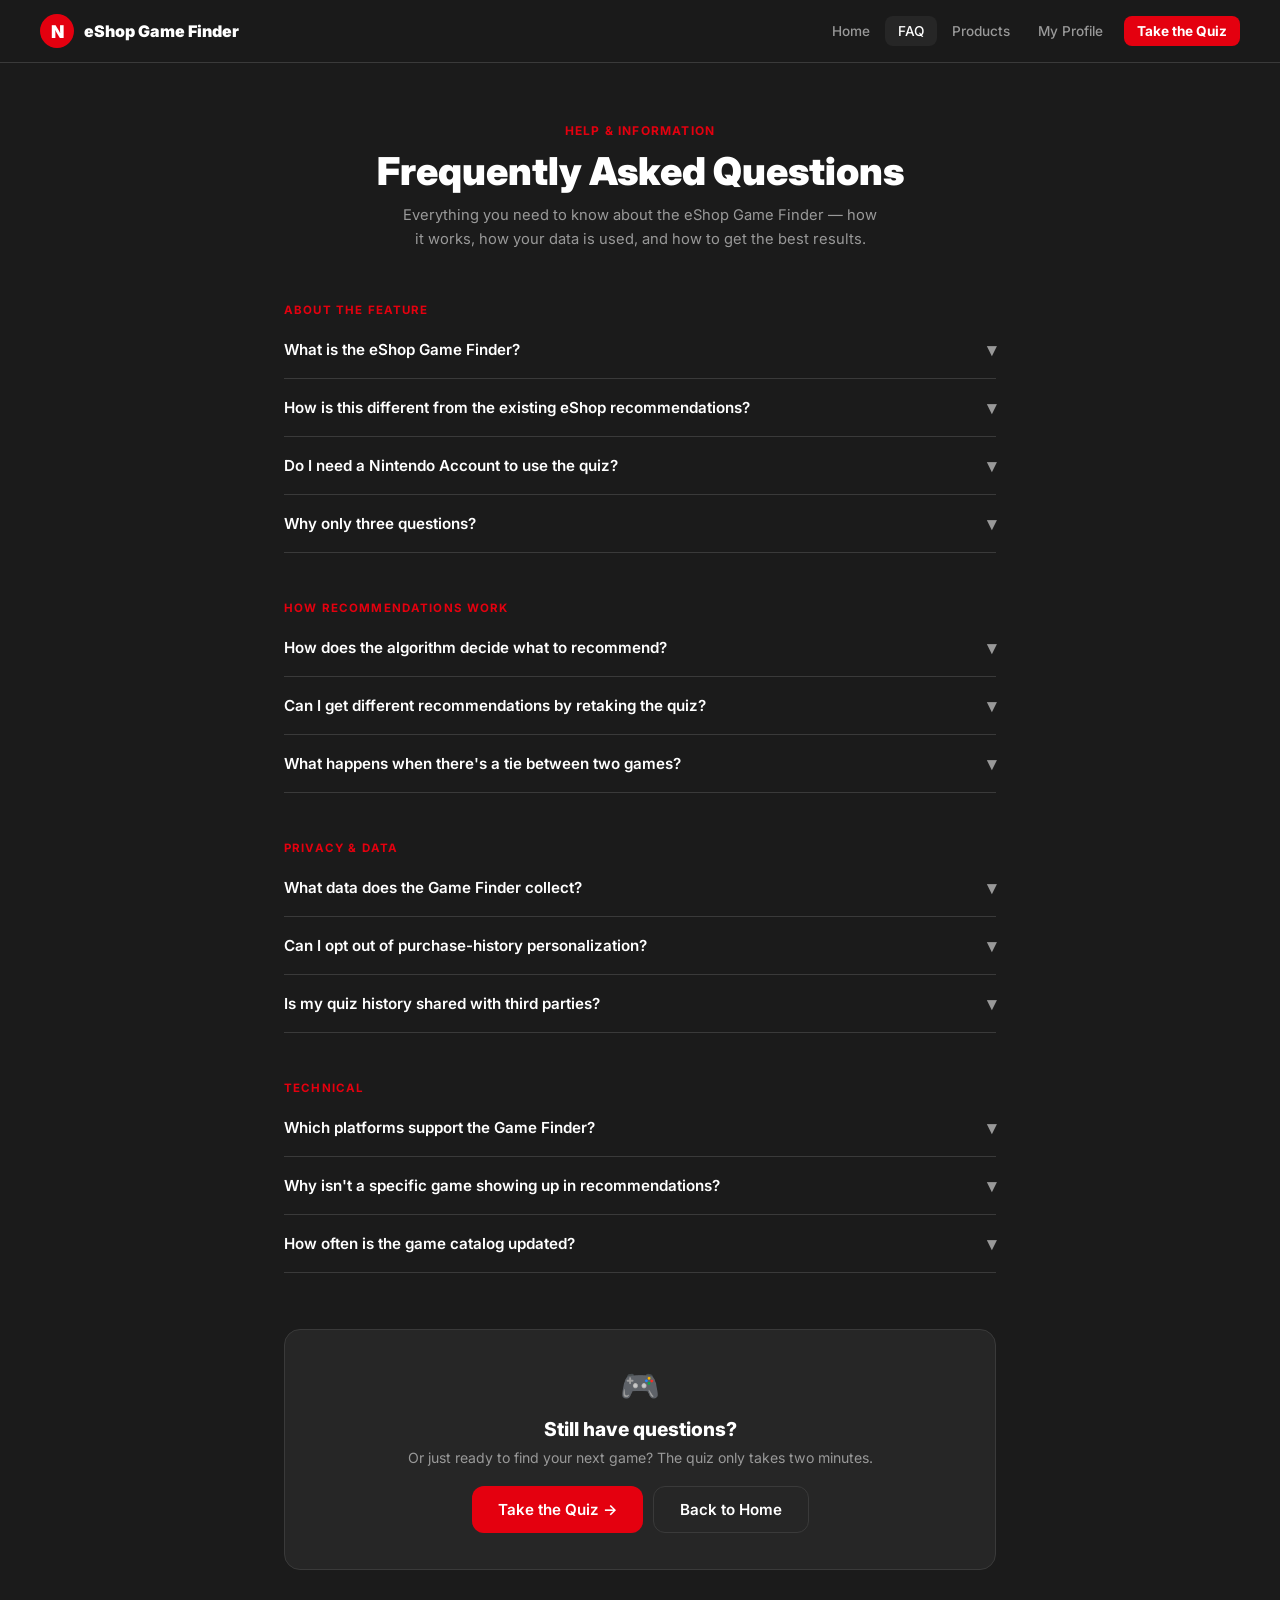
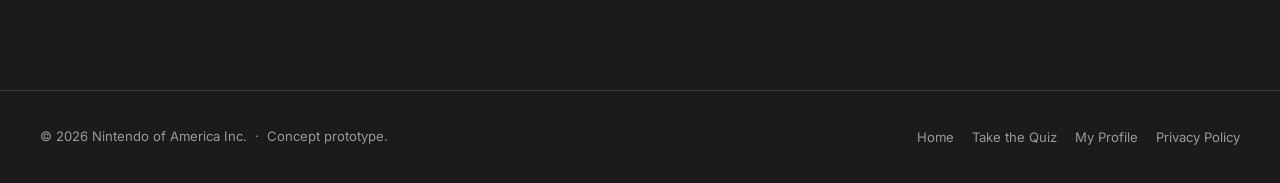
<file: faq.html>
<!DOCTYPE html>
<html lang="en">
<head>
  <meta charset="UTF-8">
  <meta name="viewport" content="width=device-width, initial-scale=1.0">
  <title>FAQ — Nintendo eShop Game Finder</title>
  <link rel="stylesheet" href="styles.css">
</head>
<body>

<nav class="nav">
  <div class="nav-inner">
    <a href="index.html" class="nav-logo">
      <div class="logo-mark">N</div>
      eShop Game Finder
    </a>
    <div class="nav-links">
      <a href="index.html" class="nav-link">Home</a>
      <a href="faq.html" class="nav-link active">FAQ</a>
      <a href="other-products.html" class="nav-link">Products</a>
      <a href="profile.html" class="nav-link">My Profile</a>
      <a href="quiz.html" class="nav-link quiz-cta">Take the Quiz</a>
    </div>
  </div>
</nav>

<div class="faq-wrap">

  <div style="text-align:center; margin-bottom:52px;">
    <div class="section-label" style="text-align:center">Help &amp; Information</div>
    <h1 style="font-size:clamp(1.6rem,4vw,2.4rem); font-weight:900; margin-bottom:10px;">Frequently Asked Questions</h1>
    <p style="color:var(--text-muted); font-size:0.92rem; max-width:480px; margin:0 auto; line-height:1.6;">Everything you need to know about the eShop Game Finder — how it works, how your data is used, and how to get the best results.</p>
  </div>

  <!-- ABOUT THE FEATURE -->
  <div class="faq-category-label">About the Feature</div>

  <div class="faq-item">
    <button class="faq-q" onclick="toggle(this)">
      What is the eShop Game Finder?
      <span class="faq-chevron">▾</span>
    </button>
    <div class="faq-a">
      <p>The eShop Game Finder is a new personalized recommendation feature built directly into Nintendo's eShop. It combines a short three-question quiz about your gaming preferences with your existing purchase history to surface Switch games you're most likely to enjoy.</p>
      <p>Think of it as a smart assistant for the eShop — instead of browsing thousands of titles, you get a curated shortlist tailored specifically to you.</p>
    </div>
  </div>

  <div class="faq-item">
    <button class="faq-q" onclick="toggle(this)">
      How is this different from the existing eShop recommendations?
      <span class="faq-chevron">▾</span>
    </button>
    <div class="faq-a">
      <p>The current eShop shows general "recommended for you" sections based on sales trends and broad categories. The Game Finder goes further by capturing your <em>active</em> preferences through the quiz — your taste for intensity, social play, and storytelling — and blending that with your personal library history.</p>
      <p>The result is a recommendation that understands not just what you've bought, but what you actually want to play next.</p>
    </div>
  </div>

  <div class="faq-item">
    <button class="faq-q" onclick="toggle(this)">
      Do I need a Nintendo Account to use the quiz?
      <span class="faq-chevron">▾</span>
    </button>
    <div class="faq-a">
      <p>No! You can take the quiz and see recommendations without signing in. However, if you're logged into your Nintendo Account, the engine can also factor in your purchase history for even more accurate picks. Your profile page will reflect your saved results and library data when signed in.</p>
    </div>
  </div>

  <div class="faq-item">
    <button class="faq-q" onclick="toggle(this)">
      Why only three questions?
      <span class="faq-chevron">▾</span>
    </button>
    <div class="faq-a">
      <p>Research shows that users drop off sharply when quizzes exceed 3–5 questions. Our three questions — relaxation level, social preference, and story importance — are the highest-signal dimensions for predicting game satisfaction on Switch. They map to distinct genres cleanly and provide enough signal without friction.</p>
      <p>We pair them with purchase history (which carries the rest of the weight) to keep the quiz fast while maintaining recommendation quality.</p>
    </div>
  </div>

  <!-- HOW RECOMMENDATIONS WORK -->
  <div class="faq-category-label" style="margin-top:48px;">How Recommendations Work</div>

  <div class="faq-item">
    <button class="faq-q" onclick="toggle(this)">
      How does the algorithm decide what to recommend?
      <span class="faq-chevron">▾</span>
    </button>
    <div class="faq-a">
      <p>Each game in our catalog is scored on the same three dimensions as the quiz (relaxation, social play, narrative depth). When you submit your answers, we calculate the "distance" between your preferences and every game's profile — the closest match becomes your top pick.</p>
      <p>When purchase history is available, we boost games that are genre-adjacent to your library and reduce suggestions for games you already own.</p>
    </div>
  </div>

  <div class="faq-item">
    <button class="faq-q" onclick="toggle(this)">
      Can I get different recommendations by retaking the quiz?
      <span class="faq-chevron">▾</span>
    </button>
    <div class="faq-a">
      <p>Yes! Your mood and gaming goals change — that's expected. The quiz is designed to be retaken anytime. If you're in the mood for something new after finishing a long RPG, shift your sliders and the engine will surface something fitting. Past results are saved in your profile so you can compare them over time.</p>
    </div>
  </div>

  <div class="faq-item">
    <button class="faq-q" onclick="toggle(this)">
      What happens when there's a tie between two games?
      <span class="faq-chevron">▾</span>
    </button>
    <div class="faq-a">
      <p>When two games are equally close to your profile, we use secondary signals to break the tie: your purchase history for genre affinity, review scores, and recency of the title. Ties are rare because all three quiz dimensions must match equally across multiple axis simultaneously. Both tied games typically appear in your "you might also like" section.</p>
    </div>
  </div>

  <!-- PRIVACY -->
  <div class="faq-category-label" style="margin-top:48px;">Privacy &amp; Data</div>

  <div class="faq-item">
    <button class="faq-q" onclick="toggle(this)">
      What data does the Game Finder collect?
      <span class="faq-chevron">▾</span>
    </button>
    <div class="faq-a">
      <p>The quiz answers (three numeric values, 1–5 each) are processed locally in your browser and are never sent to Nintendo's servers unless you're signed into a Nintendo Account and have opted in to personalization features.</p>
      <p>If signed in, the feature accesses your eShop purchase history — the same data already stored with your Nintendo Account — to improve recommendations. No new data is collected; existing data is used in a new way.</p>
    </div>
  </div>

  <div class="faq-item">
    <button class="faq-q" onclick="toggle(this)">
      Can I opt out of purchase-history personalization?
      <span class="faq-chevron">▾</span>
    </button>
    <div class="faq-a">
      <p>Absolutely. You can opt out at any time via <strong>Nintendo Account → Privacy Settings → Personalized Recommendations</strong>. When opted out, the Game Finder still works — it uses only your quiz answers, not your purchase history. You'll still receive useful recommendations, just without the library-aware boost.</p>
    </div>
  </div>

  <div class="faq-item">
    <button class="faq-q" onclick="toggle(this)">
      Is my quiz history shared with third parties?
      <span class="faq-chevron">▾</span>
    </button>
    <div class="faq-a">
      <p>No. Quiz answers and recommendation history are used solely to improve your own experience within Nintendo's ecosystem. They are never sold to or shared with third-party advertisers or publishers. Please review Nintendo's full Privacy Policy for comprehensive details on all data handling.</p>
    </div>
  </div>

  <!-- TECHNICAL -->
  <div class="faq-category-label" style="margin-top:48px;">Technical</div>

  <div class="faq-item">
    <button class="faq-q" onclick="toggle(this)">
      Which platforms support the Game Finder?
      <span class="faq-chevron">▾</span>
    </button>
    <div class="faq-a">
      <p>The Game Finder is available on the Nintendo Switch eShop (all hardware variants including Switch, Switch Lite, and Switch OLED), the Nintendo eShop web portal, and the Nintendo Switch mobile app for iOS and Android. Results sync across all platforms when you're signed into your Nintendo Account.</p>
    </div>
  </div>

  <div class="faq-item">
    <button class="faq-q" onclick="toggle(this)">
      Why isn't a specific game showing up in recommendations?
      <span class="faq-chevron">▾</span>
    </button>
    <div class="faq-a">
      <p>A game won't appear if: (a) you already own it, (b) it's been filtered out due to regional availability, (c) it's not yet part of our recommendation catalog (new releases take 2–4 weeks to be scored), or (d) it simply wasn't the closest match to your profile. Try adjusting your quiz answers — sometimes a small shift reveals different suggestions.</p>
    </div>
  </div>

  <div class="faq-item">
    <button class="faq-q" onclick="toggle(this)">
      How often is the game catalog updated?
      <span class="faq-chevron">▾</span>
    </button>
    <div class="faq-a">
      <p>The recommendation catalog is updated weekly. New releases are reviewed and scored by our team within 2–4 weeks of launch. Major first-party Nintendo titles are fast-tracked and typically appear within days of release. You can always check the "New This Week" section on the main eShop for the very latest additions.</p>
    </div>
  </div>

  <!-- CTA -->
  <div style="background:var(--surface); border:1px solid var(--border); border-radius:16px; padding:36px; text-align:center; margin-top:56px;">
    <div style="font-size:2rem; margin-bottom:12px;">🎮</div>
    <h3 style="font-size:1.2rem; font-weight:800; margin-bottom:8px;">Still have questions?</h3>
    <p style="color:var(--text-muted); font-size:0.88rem; margin-bottom:20px;">Or just ready to find your next game? The quiz only takes two minutes.</p>
    <div style="display:flex; gap:10px; justify-content:center; flex-wrap:wrap;">
      <a href="quiz.html" class="btn btn-primary">Take the Quiz →</a>
      <a href="index.html" class="btn btn-secondary">Back to Home</a>
    </div>
  </div>

</div>

<footer>
  <div class="footer-inner">
    <div class="footer-text">© 2026 Nintendo of America Inc. &nbsp;·&nbsp; Concept prototype.</div>
    <div class="footer-links">
      <a href="index.html">Home</a>
      <a href="quiz.html">Take the Quiz</a>
      <a href="profile.html">My Profile</a>
      <a href="#">Privacy Policy</a>
    </div>
  </div>
</footer>

<script>
function toggle(btn) {
  const item = btn.closest('.faq-item');
  const wasOpen = item.classList.contains('open');
  document.querySelectorAll('.faq-item.open').forEach(el => el.classList.remove('open'));
  if (!wasOpen) item.classList.add('open');
}
</script>

</body>
</html>
</file>
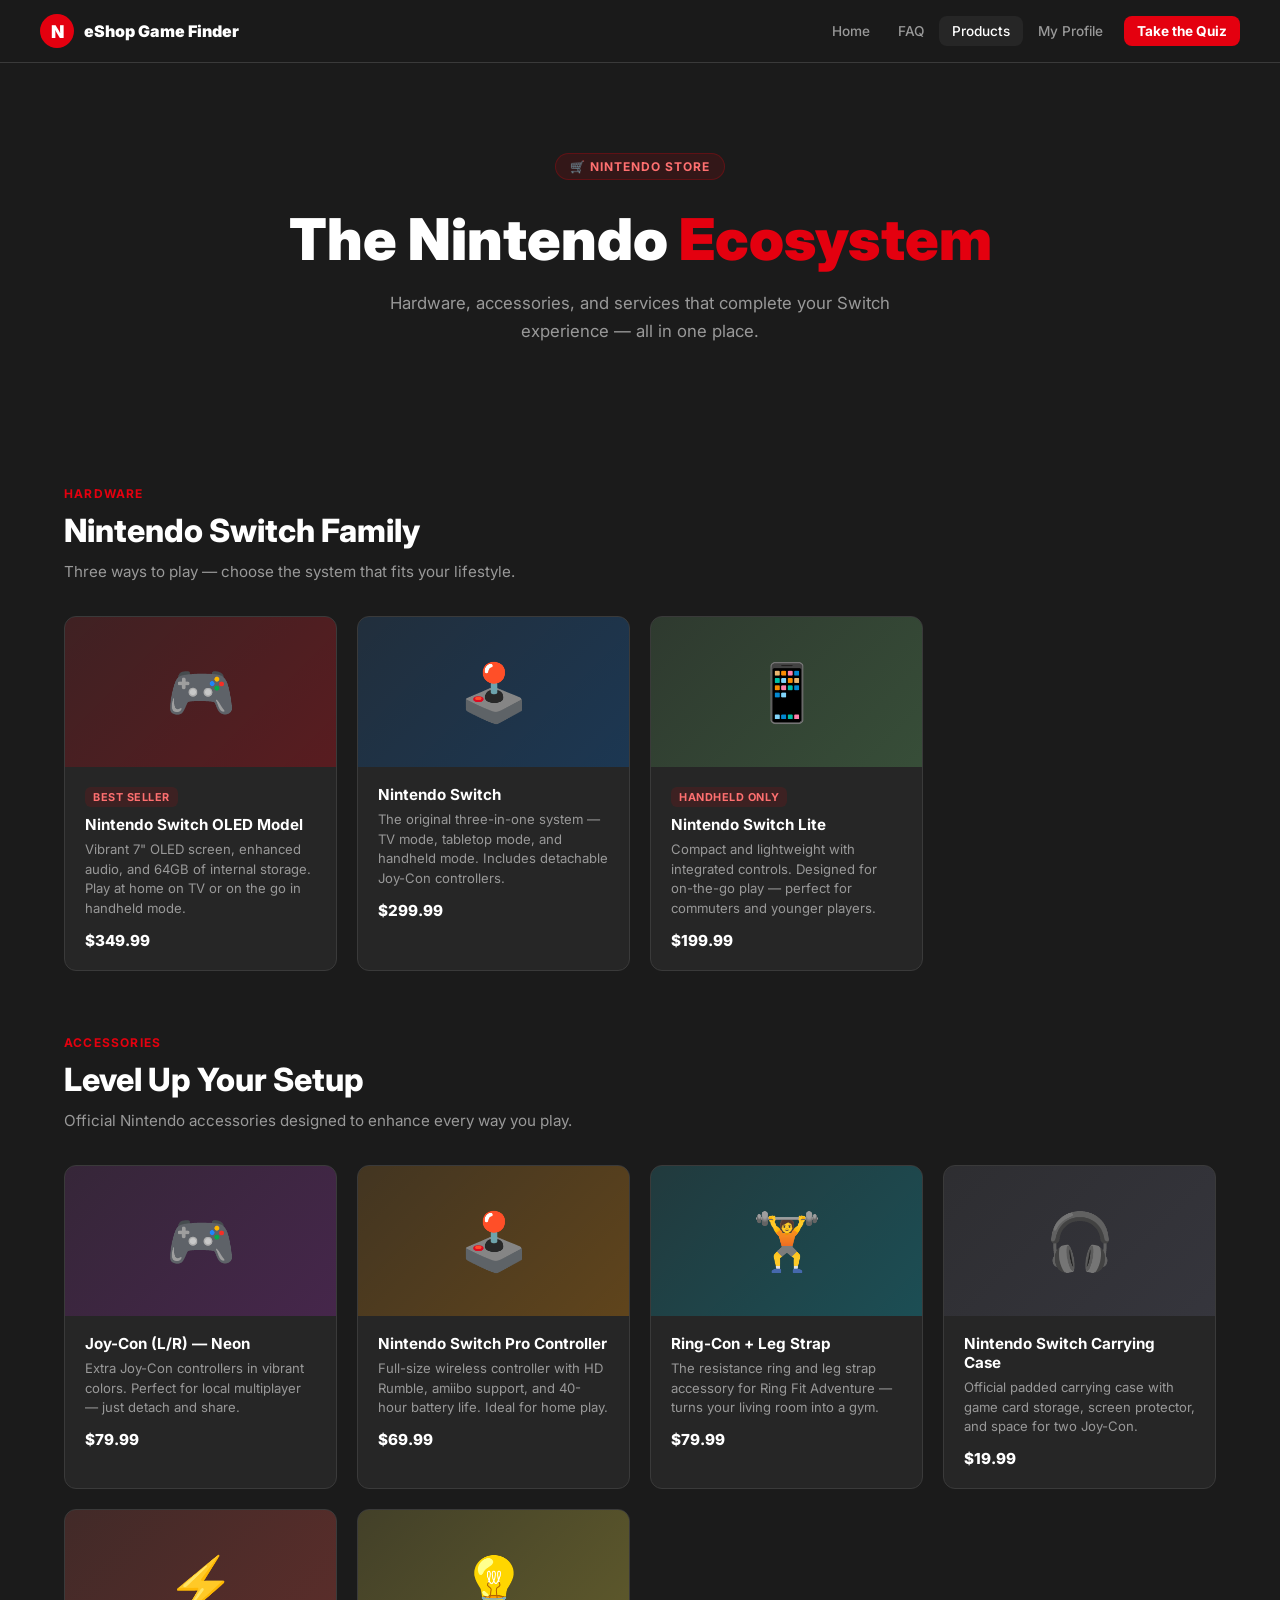
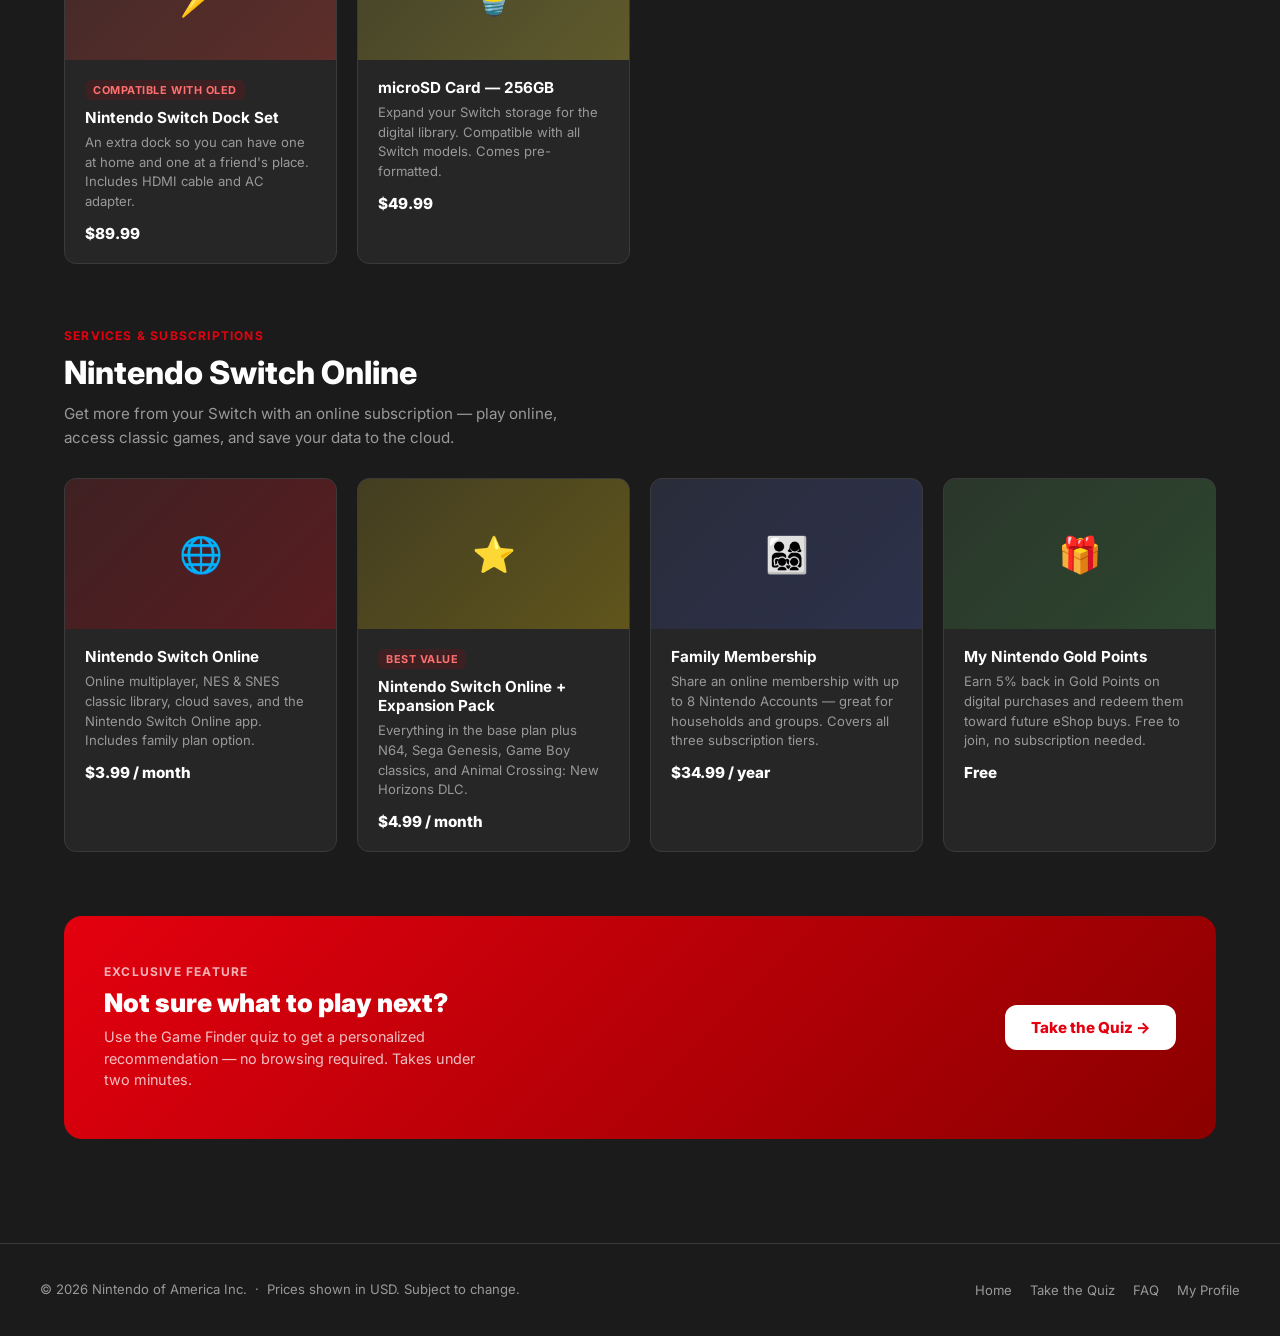
<file: other-products.html>
<!DOCTYPE html>
<html lang="en">
<head>
  <meta charset="UTF-8">
  <meta name="viewport" content="width=device-width, initial-scale=1.0">
  <title>Other Products — Nintendo eShop Game Finder</title>
  <link rel="stylesheet" href="styles.css">
</head>
<body>

<nav class="nav">
  <div class="nav-inner">
    <a href="index.html" class="nav-logo">
      <div class="logo-mark">N</div>
      eShop Game Finder
    </a>
    <div class="nav-links">
      <a href="index.html" class="nav-link">Home</a>
      <a href="faq.html" class="nav-link">FAQ</a>
      <a href="other-products.html" class="nav-link active">Products</a>
      <a href="profile.html" class="nav-link">My Profile</a>
      <a href="quiz.html" class="nav-link quiz-cta">Take the Quiz</a>
    </div>
  </div>
</nav>

<!-- HERO -->
<div class="hero" style="padding-bottom:40px;">
  <div class="hero-badge">🛒 Nintendo Store</div>
  <h1>The Nintendo <span>Ecosystem</span></h1>
  <p>Hardware, accessories, and services that complete your Switch experience — all in one place.</p>
</div>

<!-- HARDWARE -->
<section>
  <div class="section-label">Hardware</div>
  <div class="section-title">Nintendo Switch Family</div>
  <p class="section-sub">Three ways to play — choose the system that fits your lifestyle.</p>
  <div class="products-grid">

    <div class="product-card">
      <div class="product-cover" style="background:linear-gradient(135deg,#E4000F22,#E4000F44)">🎮</div>
      <div class="product-info">
        <div class="tag">Best Seller</div>
        <div class="product-name">Nintendo Switch OLED Model</div>
        <div class="product-desc">Vibrant 7" OLED screen, enhanced audio, and 64GB of internal storage. Play at home on TV or on the go in handheld mode.</div>
        <div class="product-price">$349.99</div>
      </div>
    </div>

    <div class="product-card">
      <div class="product-cover" style="background:linear-gradient(135deg,#0066CC22,#0066CC44)">🕹️</div>
      <div class="product-info">
        <div class="product-name">Nintendo Switch</div>
        <div class="product-desc">The original three-in-one system — TV mode, tabletop mode, and handheld mode. Includes detachable Joy-Con controllers.</div>
        <div class="product-price">$299.99</div>
      </div>
    </div>

    <div class="product-card">
      <div class="product-cover" style="background:linear-gradient(135deg,#66BB6A22,#66BB6A44)">📱</div>
      <div class="product-info">
        <div class="tag">Handheld Only</div>
        <div class="product-name">Nintendo Switch Lite</div>
        <div class="product-desc">Compact and lightweight with integrated controls. Designed for on-the-go play — perfect for commuters and younger players.</div>
        <div class="product-price">$199.99</div>
      </div>
    </div>

  </div>
</section>

<!-- ACCESSORIES -->
<section style="padding-top:0;">
  <div class="section-label">Accessories</div>
  <div class="section-title">Level Up Your Setup</div>
  <p class="section-sub">Official Nintendo accessories designed to enhance every way you play.</p>
  <div class="products-grid">

    <div class="product-card">
      <div class="product-cover" style="background:linear-gradient(135deg,#9C27B022,#9C27B044)">🎮</div>
      <div class="product-info">
        <div class="product-name">Joy-Con (L/R) — Neon</div>
        <div class="product-desc">Extra Joy-Con controllers in vibrant colors. Perfect for local multiplayer — just detach and share.</div>
        <div class="product-price">$79.99</div>
      </div>
    </div>

    <div class="product-card">
      <div class="product-cover" style="background:linear-gradient(135deg,#FF980022,#FF980044)">🕹️</div>
      <div class="product-info">
        <div class="product-name">Nintendo Switch Pro Controller</div>
        <div class="product-desc">Full-size wireless controller with HD Rumble, amiibo support, and 40-hour battery life. Ideal for home play.</div>
        <div class="product-price">$69.99</div>
      </div>
    </div>

    <div class="product-card">
      <div class="product-cover" style="background:linear-gradient(135deg,#00BCD422,#00BCD444)">🏋️</div>
      <div class="product-info">
        <div class="product-name">Ring-Con + Leg Strap</div>
        <div class="product-desc">The resistance ring and leg strap accessory for Ring Fit Adventure — turns your living room into a gym.</div>
        <div class="product-price">$79.99</div>
      </div>
    </div>

    <div class="product-card">
      <div class="product-cover" style="background:linear-gradient(135deg,#60607B22,#60607B44)">🎧</div>
      <div class="product-info">
        <div class="product-name">Nintendo Switch Carrying Case</div>
        <div class="product-desc">Official padded carrying case with game card storage, screen protector, and space for two Joy-Con.</div>
        <div class="product-price">$19.99</div>
      </div>
    </div>

    <div class="product-card">
      <div class="product-cover" style="background:linear-gradient(135deg,#F4433622,#F4433644)">⚡</div>
      <div class="product-info">
        <div class="tag">Compatible with OLED</div>
        <div class="product-name">Nintendo Switch Dock Set</div>
        <div class="product-desc">An extra dock so you can have one at home and one at a friend's place. Includes HDMI cable and AC adapter.</div>
        <div class="product-price">$89.99</div>
      </div>
    </div>

    <div class="product-card">
      <div class="product-cover" style="background:linear-gradient(135deg,#FFEB3B22,#FFEB3B44)">💡</div>
      <div class="product-info">
        <div class="product-name">microSD Card — 256GB</div>
        <div class="product-desc">Expand your Switch storage for the digital library. Compatible with all Switch models. Comes pre-formatted.</div>
        <div class="product-price">$49.99</div>
      </div>
    </div>

  </div>
</section>

<!-- SERVICES -->
<section style="padding-top:0;">
  <div class="section-label">Services &amp; Subscriptions</div>
  <div class="section-title">Nintendo Switch Online</div>
  <p class="section-sub">Get more from your Switch with an online subscription — play online, access classic games, and save your data to the cloud.</p>

  <div class="products-grid" style="margin-top:28px;">

    <div class="product-card">
      <div class="product-cover" style="background:linear-gradient(135deg,#E4000F22,#E4000F44); font-size:2.2rem;">🌐</div>
      <div class="product-info">
        <div class="product-name">Nintendo Switch Online</div>
        <div class="product-desc">Online multiplayer, NES &amp; SNES classic library, cloud saves, and the Nintendo Switch Online app. Includes family plan option.</div>
        <div class="product-price">$3.99 / month</div>
      </div>
    </div>

    <div class="product-card">
      <div class="product-cover" style="background:linear-gradient(135deg,#FFD70022,#FFD70044); font-size:2.2rem;">⭐</div>
      <div class="product-info">
        <div class="tag">Best Value</div>
        <div class="product-name">Nintendo Switch Online + Expansion Pack</div>
        <div class="product-desc">Everything in the base plan plus N64, Sega Genesis, Game Boy classics, and Animal Crossing: New Horizons DLC.</div>
        <div class="product-price">$4.99 / month</div>
      </div>
    </div>

    <div class="product-card">
      <div class="product-cover" style="background:linear-gradient(135deg,#3F51B522,#3F51B544); font-size:2.2rem;">👨‍👩‍👧‍👦</div>
      <div class="product-info">
        <div class="product-name">Family Membership</div>
        <div class="product-desc">Share an online membership with up to 8 Nintendo Accounts — great for households and groups. Covers all three subscription tiers.</div>
        <div class="product-price">$34.99 / year</div>
      </div>
    </div>

    <div class="product-card">
      <div class="product-cover" style="background:linear-gradient(135deg,#43A04722,#43A04744); font-size:2.2rem;">🎁</div>
      <div class="product-info">
        <div class="product-name">My Nintendo Gold Points</div>
        <div class="product-desc">Earn 5% back in Gold Points on digital purchases and redeem them toward future eShop buys. Free to join, no subscription needed.</div>
        <div class="product-price">Free</div>
      </div>
    </div>

  </div>
</section>

<!-- GAME FINDER PROMO BAND -->
<section style="padding-top:0;">
  <div style="background: linear-gradient(135deg, var(--red) 0%, #8B0000 100%); border-radius:18px; padding:48px 40px; display:flex; align-items:center; justify-content:space-between; gap:24px; flex-wrap:wrap;">
    <div>
      <div style="font-size:0.75rem; font-weight:700; text-transform:uppercase; letter-spacing:0.1em; color:rgba(255,255,255,0.7); margin-bottom:8px;">Exclusive Feature</div>
      <h2 style="font-size:1.6rem; font-weight:900; color:#fff; margin-bottom:8px;">Not sure what to play next?</h2>
      <p style="color:rgba(255,255,255,0.75); font-size:0.9rem; max-width:400px; line-height:1.5;">Use the Game Finder quiz to get a personalized recommendation — no browsing required. Takes under two minutes.</p>
    </div>
    <a href="quiz.html" class="btn" style="background:#fff; color:var(--red); font-weight:800; white-space:nowrap; flex-shrink:0;">Take the Quiz →</a>
  </div>
</section>

<footer>
  <div class="footer-inner">
    <div class="footer-text">© 2026 Nintendo of America Inc. &nbsp;·&nbsp; Prices shown in USD. Subject to change.</div>
    <div class="footer-links">
      <a href="index.html">Home</a>
      <a href="quiz.html">Take the Quiz</a>
      <a href="faq.html">FAQ</a>
      <a href="profile.html">My Profile</a>
    </div>
  </div>
</footer>

</body>
</html>
</file>
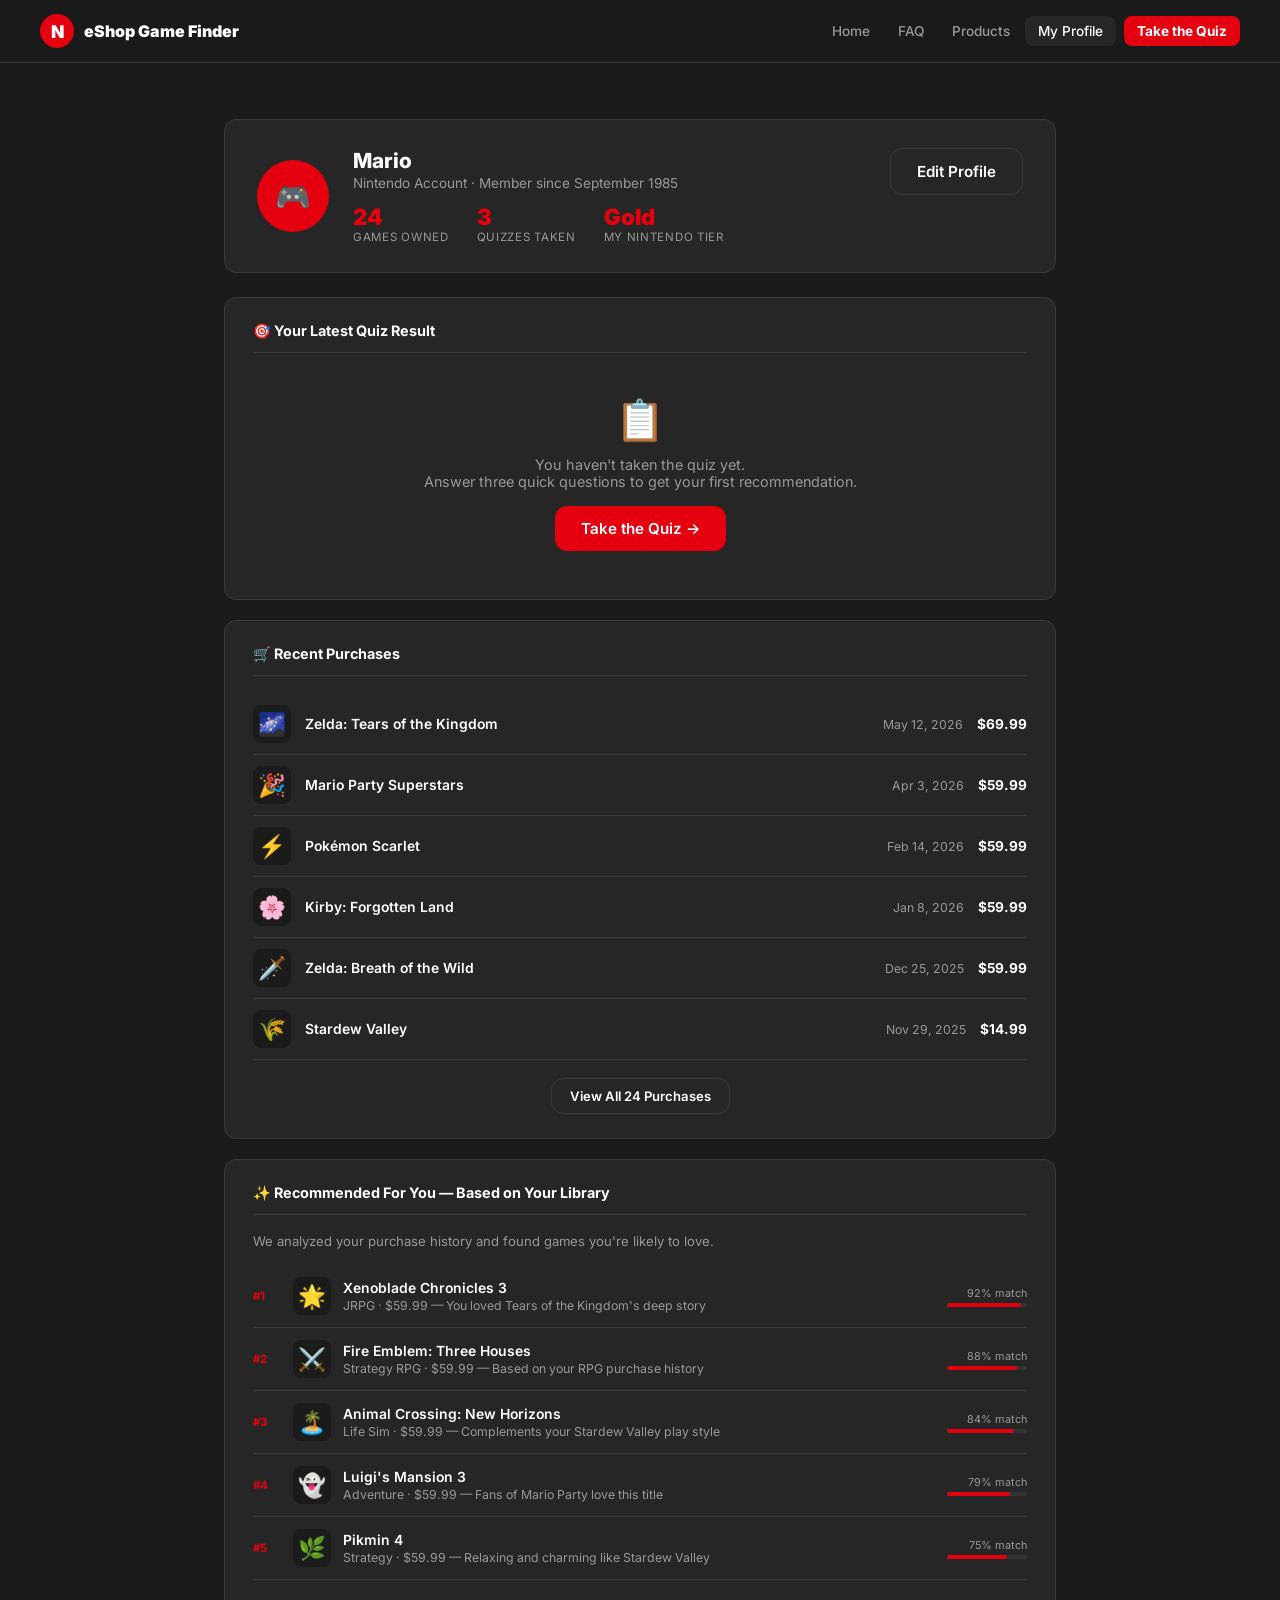
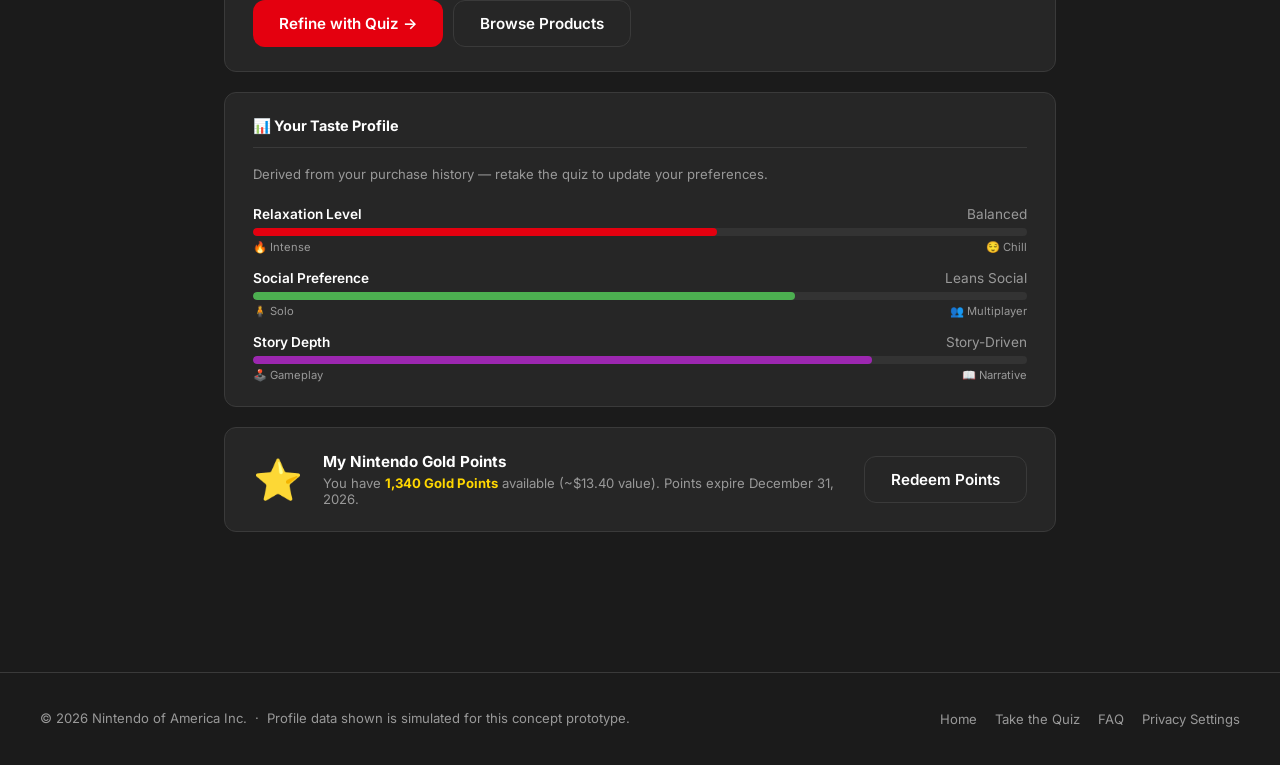
<file: profile.html>
<!DOCTYPE html>
<html lang="en">
<head>
  <meta charset="UTF-8">
  <meta name="viewport" content="width=device-width, initial-scale=1.0">
  <title>My Profile — Nintendo eShop Game Finder</title>
  <link rel="stylesheet" href="styles.css">
</head>
<body>

<nav class="nav">
  <div class="nav-inner">
    <a href="index.html" class="nav-logo">
      <div class="logo-mark">N</div>
      eShop Game Finder
    </a>
    <div class="nav-links">
      <a href="index.html" class="nav-link">Home</a>
      <a href="faq.html" class="nav-link">FAQ</a>
      <a href="other-products.html" class="nav-link">Products</a>
      <a href="profile.html" class="nav-link active">My Profile</a>
      <a href="quiz.html" class="nav-link quiz-cta">Take the Quiz</a>
    </div>
  </div>
</nav>

<div class="profile-wrap">

  <!-- Profile hero -->
  <div class="profile-hero">
    <div class="avatar">🎮</div>
    <div style="flex:1">
      <div class="profile-name">Mario</div>
      <div class="profile-since">Nintendo Account · Member since September 1985</div>
      <div class="profile-stats">
        <div><div class="stat-val">24</div><div class="stat-lbl">Games Owned</div></div>
        <div><div class="stat-val">3</div><div class="stat-lbl">Quizzes Taken</div></div>
        <div><div class="stat-val">Gold</div><div class="stat-lbl">My Nintendo Tier</div></div>
      </div>
    </div>
    <button class="btn btn-secondary" style="flex-shrink:0; align-self:flex-start;" onclick="alert('Account settings would open here.')">Edit Profile</button>
  </div>

  <!-- Quiz result panel (populated by JS from localStorage) -->
  <div class="p-card" id="quizResultCard">
    <div class="p-card-title">🎯 Your Latest Quiz Result</div>
    <div id="quizResultContent">
      <div style="text-align:center; padding:24px 0; color:var(--text-muted);">
        <div style="font-size:2.5rem; margin-bottom:12px;">📋</div>
        <p style="margin-bottom:16px; font-size:0.9rem;">You haven't taken the quiz yet.<br>Answer three quick questions to get your first recommendation.</p>
        <a href="quiz.html" class="btn btn-primary">Take the Quiz →</a>
      </div>
    </div>
  </div>

  <!-- Purchase history -->
  <div class="p-card">
    <div class="p-card-title">🛒 Recent Purchases</div>

    <div class="purchase-row">
      <div class="p-icon">🌌</div>
      <div class="p-name">Zelda: Tears of the Kingdom</div>
      <div class="p-date">May 12, 2026</div>
      <div class="p-price">$69.99</div>
    </div>
    <div class="purchase-row">
      <div class="p-icon">🎉</div>
      <div class="p-name">Mario Party Superstars</div>
      <div class="p-date">Apr 3, 2026</div>
      <div class="p-price">$59.99</div>
    </div>
    <div class="purchase-row">
      <div class="p-icon">⚡</div>
      <div class="p-name">Pokémon Scarlet</div>
      <div class="p-date">Feb 14, 2026</div>
      <div class="p-price">$59.99</div>
    </div>
    <div class="purchase-row">
      <div class="p-icon">🌸</div>
      <div class="p-name">Kirby: Forgotten Land</div>
      <div class="p-date">Jan 8, 2026</div>
      <div class="p-price">$59.99</div>
    </div>
    <div class="purchase-row">
      <div class="p-icon">🗡️</div>
      <div class="p-name">Zelda: Breath of the Wild</div>
      <div class="p-date">Dec 25, 2025</div>
      <div class="p-price">$59.99</div>
    </div>
    <div class="purchase-row">
      <div class="p-icon">🌾</div>
      <div class="p-name">Stardew Valley</div>
      <div class="p-date">Nov 29, 2025</div>
      <div class="p-price">$14.99</div>
    </div>

    <div style="text-align:center; margin-top:18px;">
      <button class="btn btn-secondary" style="font-size:0.82rem; padding:9px 18px;" onclick="alert('Full purchase history would open here.')">View All 24 Purchases</button>
    </div>
  </div>

  <!-- Personalized recommendations (from purchase history analysis) -->
  <div class="p-card">
    <div class="p-card-title">✨ Recommended For You — Based on Your Library</div>
    <p style="color:var(--text-muted); font-size:0.82rem; margin-bottom:16px;">We analyzed your purchase history and found games you're likely to love.</p>

    <div class="rec-row">
      <div class="rec-rank">#1</div>
      <div class="p-icon">🌟</div>
      <div class="rec-row-info">
        <h4>Xenoblade Chronicles 3</h4>
        <p>JRPG · $59.99 — You loved Tears of the Kingdom's deep story</p>
      </div>
      <div class="match-bar-wrap">
        <div class="match-label">92% match</div>
        <div class="match-bar"><div class="match-fill" style="width:92%"></div></div>
      </div>
    </div>

    <div class="rec-row">
      <div class="rec-rank">#2</div>
      <div class="p-icon">⚔️</div>
      <div class="rec-row-info">
        <h4>Fire Emblem: Three Houses</h4>
        <p>Strategy RPG · $59.99 — Based on your RPG purchase history</p>
      </div>
      <div class="match-bar-wrap">
        <div class="match-label">88% match</div>
        <div class="match-bar"><div class="match-fill" style="width:88%"></div></div>
      </div>
    </div>

    <div class="rec-row">
      <div class="rec-rank">#3</div>
      <div class="p-icon">🏝️</div>
      <div class="rec-row-info">
        <h4>Animal Crossing: New Horizons</h4>
        <p>Life Sim · $59.99 — Complements your Stardew Valley play style</p>
      </div>
      <div class="match-bar-wrap">
        <div class="match-label">84% match</div>
        <div class="match-bar"><div class="match-fill" style="width:84%"></div></div>
      </div>
    </div>

    <div class="rec-row">
      <div class="rec-rank">#4</div>
      <div class="p-icon">👻</div>
      <div class="rec-row-info">
        <h4>Luigi's Mansion 3</h4>
        <p>Adventure · $59.99 — Fans of Mario Party love this title</p>
      </div>
      <div class="match-bar-wrap">
        <div class="match-label">79% match</div>
        <div class="match-bar"><div class="match-fill" style="width:79%"></div></div>
      </div>
    </div>

    <div class="rec-row">
      <div class="rec-rank">#5</div>
      <div class="p-icon">🌿</div>
      <div class="rec-row-info">
        <h4>Pikmin 4</h4>
        <p>Strategy · $59.99 — Relaxing and charming like Stardew Valley</p>
      </div>
      <div class="match-bar-wrap">
        <div class="match-label">75% match</div>
        <div class="match-bar"><div class="match-fill" style="width:75%"></div></div>
      </div>
    </div>

    <div style="margin-top:20px; display:flex; gap:10px; flex-wrap:wrap;">
      <a href="quiz.html" class="btn btn-primary">Refine with Quiz →</a>
      <a href="other-products.html" class="btn btn-secondary">Browse Products</a>
    </div>
  </div>

  <!-- Taste summary -->
  <div class="p-card">
    <div class="p-card-title">📊 Your Taste Profile</div>
    <p style="color:var(--text-muted); font-size:0.82rem; margin-bottom:24px;">Derived from your purchase history — retake the quiz to update your preferences.</p>

    <div style="display:grid; gap:16px;">

      <div>
        <div style="display:flex; justify-content:space-between; margin-bottom:6px;">
          <span style="font-size:0.85rem; font-weight:600;">Relaxation Level</span>
          <span style="font-size:0.85rem; color:var(--text-muted);" id="relaxLabel">Balanced</span>
        </div>
        <div style="height:8px; background:var(--surface-2); border-radius:100px; overflow:hidden;">
          <div style="height:100%; width:60%; background:var(--red); border-radius:100px; transition:width 1s ease;" id="relaxBar"></div>
        </div>
        <div style="display:flex; justify-content:space-between; margin-top:4px; font-size:0.7rem; color:var(--text-muted);">
          <span>🔥 Intense</span><span>😌 Chill</span>
        </div>
      </div>

      <div>
        <div style="display:flex; justify-content:space-between; margin-bottom:6px;">
          <span style="font-size:0.85rem; font-weight:600;">Social Preference</span>
          <span style="font-size:0.85rem; color:var(--text-muted);" id="socialLabel">Leans Social</span>
        </div>
        <div style="height:8px; background:var(--surface-2); border-radius:100px; overflow:hidden;">
          <div style="height:100%; width:70%; background:#4CAF50; border-radius:100px; transition:width 1s ease;" id="socialBar"></div>
        </div>
        <div style="display:flex; justify-content:space-between; margin-top:4px; font-size:0.7rem; color:var(--text-muted);">
          <span>🧍 Solo</span><span>👥 Multiplayer</span>
        </div>
      </div>

      <div>
        <div style="display:flex; justify-content:space-between; margin-bottom:6px;">
          <span style="font-size:0.85rem; font-weight:600;">Story Depth</span>
          <span style="font-size:0.85rem; color:var(--text-muted);" id="narrativeLabel">Story-Driven</span>
        </div>
        <div style="height:8px; background:var(--surface-2); border-radius:100px; overflow:hidden;">
          <div style="height:100%; width:80%; background:#9C27B0; border-radius:100px; transition:width 1s ease;" id="narrativeBar"></div>
        </div>
        <div style="display:flex; justify-content:space-between; margin-top:4px; font-size:0.7rem; color:var(--text-muted);">
          <span>🕹️ Gameplay</span><span>📖 Narrative</span>
        </div>
      </div>

    </div>
  </div>

  <!-- My Nintendo Points -->
  <div class="p-card" style="display:flex; align-items:center; gap:20px; flex-wrap:wrap;">
    <div style="font-size:2.5rem; flex-shrink:0;">⭐</div>
    <div style="flex:1">
      <div style="font-size:0.95rem; font-weight:700; margin-bottom:4px;">My Nintendo Gold Points</div>
      <div style="color:var(--text-muted); font-size:0.82rem;">You have <strong style="color:#FFD700;">1,340 Gold Points</strong> available (~$13.40 value). Points expire December 31, 2026.</div>
    </div>
    <button class="btn btn-secondary" style="flex-shrink:0;" onclick="alert('Redeem points at checkout in the eShop.')">Redeem Points</button>
  </div>

</div><!-- /profile-wrap -->

<footer>
  <div class="footer-inner">
    <div class="footer-text">© 2026 Nintendo of America Inc. &nbsp;·&nbsp; Profile data shown is simulated for this concept prototype.</div>
    <div class="footer-links">
      <a href="index.html">Home</a>
      <a href="quiz.html">Take the Quiz</a>
      <a href="faq.html">FAQ</a>
      <a href="#">Privacy Settings</a>
    </div>
  </div>
</footer>

<script>
// Load quiz result from localStorage if available
window.addEventListener('DOMContentLoaded', () => {
  const saved = localStorage.getItem('quizResult');
  if (saved) {
    try {
      const r = JSON.parse(saved);
      const desc1 = { 1:"Intense", 2:"Action-leaning", 3:"Balanced", 4:"Relaxing", 5:"Very Chill" };
      const desc2 = { 1:"Solo", 2:"Mostly Solo", 3:"Mixed", 4:"Social", 5:"Always Multiplayer" };
      const desc3 = { 1:"Gameplay First", 2:"Light Story", 3:"Balanced", 4:"Story-Driven", 5:"Narrative Focused" };

      document.getElementById('quizResultContent').innerHTML = `
        <div style="display:flex; gap:16px; align-items:flex-start; flex-wrap:wrap;">
          <div style="background:var(--surface-2); border-radius:10px; padding:16px; flex:1; min-width:200px;">
            <div style="font-size:0.7rem; font-weight:700; text-transform:uppercase; letter-spacing:0.08em; color:var(--red); margin-bottom:8px;">Top Match · ${r.date}</div>
            <div style="font-size:1.1rem; font-weight:900; margin-bottom:3px;">${r.top.icon} ${r.top.name}</div>
            <div style="font-size:0.78rem; color:var(--text-muted);">${r.top.genre} · ${r.top.price}</div>
          </div>
          <div style="background:var(--surface-2); border-radius:10px; padding:16px; flex:1; min-width:200px;">
            <div style="font-size:0.7rem; font-weight:700; text-transform:uppercase; letter-spacing:0.08em; color:var(--text-muted); margin-bottom:10px;">Your Answers</div>
            <div style="font-size:0.82rem; margin-bottom:5px;">🎮 Relaxation: <strong>${desc1[r.answers.relaxation]}</strong></div>
            <div style="font-size:0.82rem; margin-bottom:5px;">👥 Social: <strong>${desc2[r.answers.social]}</strong></div>
            <div style="font-size:0.82rem;">📖 Story: <strong>${desc3[r.answers.narrative]}</strong></div>
          </div>
        </div>
        <div style="margin-top:14px; display:flex; gap:10px;">
          <a href="quiz.html" class="btn btn-secondary" style="font-size:0.82rem; padding:9px 16px;">Retake Quiz</a>
          <button class="btn btn-ghost" style="font-size:0.82rem; padding:9px 12px;" onclick="clearResult()">Clear Result</button>
        </div>
      `;

      // Update taste bars based on quiz answers
      const a = r.answers;
      document.getElementById('relaxBar').style.width = ((a.relaxation / 5) * 100) + '%';
      document.getElementById('socialBar').style.width = ((a.social / 5) * 100) + '%';
      document.getElementById('narrativeBar').style.width = ((a.narrative / 5) * 100) + '%';

      const descR = { 1:"Intense", 2:"Action-leaning", 3:"Balanced", 4:"Relaxing", 5:"Very Chill" };
      const descS = { 1:"Solo", 2:"Mostly Solo", 3:"Mixed", 4:"Social", 5:"Always Multiplayer" };
      const descN = { 1:"Gameplay First", 2:"Light Story", 3:"Balanced", 4:"Story-Driven", 5:"Narrative Focused" };
      document.getElementById('relaxLabel').textContent    = descR[a.relaxation];
      document.getElementById('socialLabel').textContent   = descS[a.social];
      document.getElementById('narrativeLabel').textContent = descN[a.narrative];

    } catch(e) { /* malformed data — show default state */ }
  }
});

function clearResult() {
  localStorage.removeItem('quizResult');
  location.reload();
}
</script>

</body>
</html>
</file>
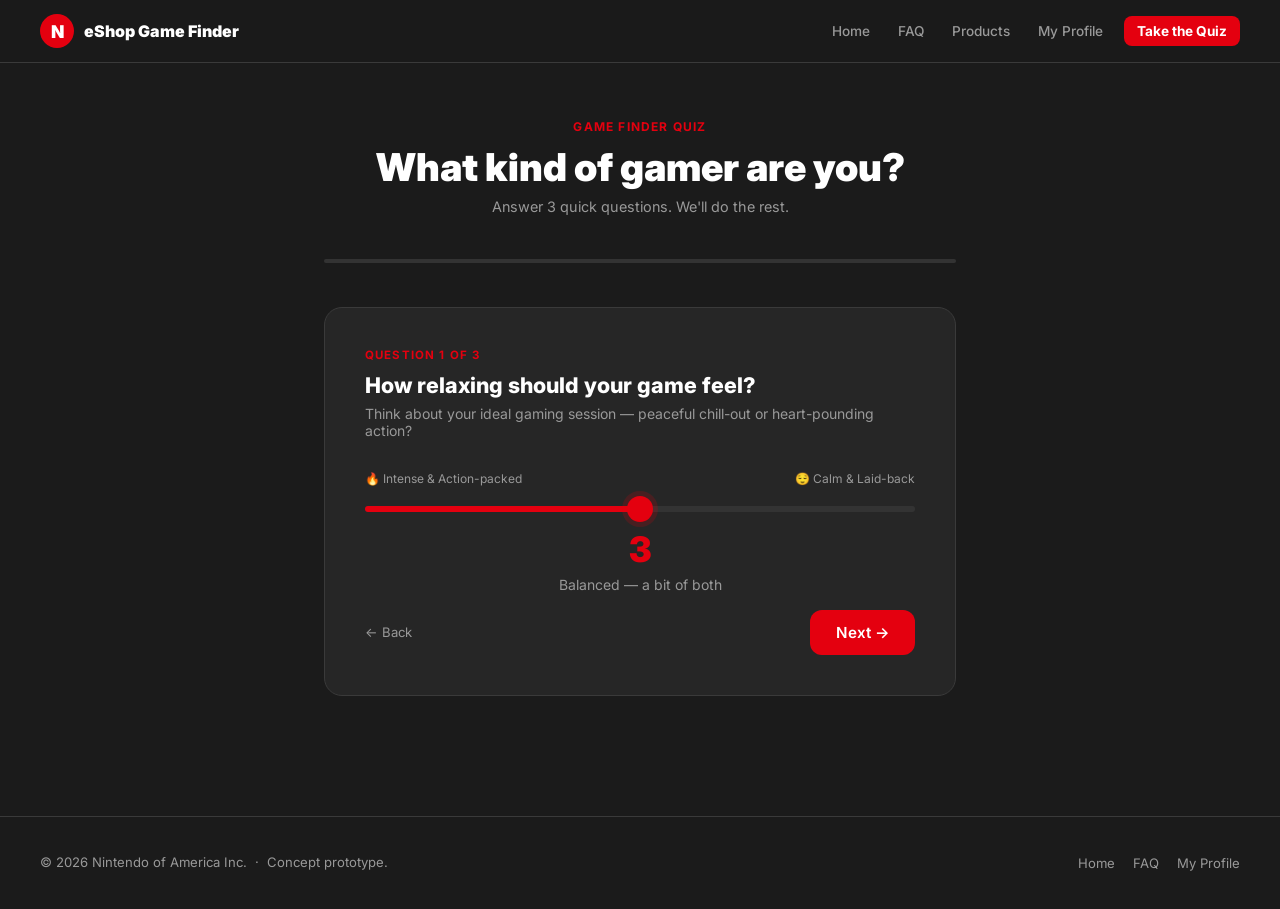
<file: quiz.html>
<!DOCTYPE html>
<html lang="en">
<head>
  <meta charset="UTF-8">
  <meta name="viewport" content="width=device-width, initial-scale=1.0">
  <title>Game Finder Quiz — Nintendo eShop</title>
  <link rel="stylesheet" href="styles.css">
  <style>
    .game-icon-xl,
    .also-icon {
      overflow: hidden;
    }
    .game-icon-xl img,
    .also-icon img {
      width: 100%;
      height: 100%;
      object-fit: cover;
      display: block;
    }
  </style>
</head>
<body>

<nav class="nav">
  <div class="nav-inner">
    <a href="index.html" class="nav-logo">
      <div class="logo-mark">N</div>
      eShop Game Finder
    </a>
    <div class="nav-links">
      <a href="index.html" class="nav-link">Home</a>
      <a href="faq.html" class="nav-link">FAQ</a>
      <a href="other-products.html" class="nav-link">Products</a>
      <a href="profile.html" class="nav-link">My Profile</a>
      <a href="quiz.html" class="nav-link active quiz-cta">Take the Quiz</a>
    </div>
  </div>
</nav>

<div class="quiz-wrap">

  <!-- Header -->
  <div class="quiz-header">
    <div class="section-label" style="text-align:center">Game Finder Quiz</div>
    <h1 style="font-size:clamp(1.6rem,4vw,2.4rem); font-weight:900; margin-bottom:8px;">What kind of gamer are you?</h1>
    <p style="color:var(--text-muted); font-size:0.9rem;">Answer 3 quick questions. We'll do the rest.</p>
  </div>

  <!-- Progress -->
  <div class="progress-track">
    <div class="progress-fill" id="progressFill" style="width:0%"></div>
  </div>

  <!-- ─── QUESTION 1 ─── -->
  <div class="q-card active" id="q1">
    <div class="q-label">Question 1 of 3</div>
    <div class="q-text">How relaxing should your game feel?</div>
    <div class="q-sub">Think about your ideal gaming session — peaceful chill-out or heart-pounding action?</div>

    <div class="slider-labels">
      <span>🔥 Intense &amp; Action-packed</span>
      <span>😌 Calm &amp; Laid-back</span>
    </div>
    <input type="range" id="s1" min="1" max="5" value="3" oninput="updateSlider(1)">
    <div class="slider-val" id="v1">3</div>
    <div class="slider-desc" id="d1"></div>

    <div class="q-nav">
      <span style="color:var(--text-muted); font-size:0.82rem;">← Back</span>
      <button class="btn btn-primary" onclick="nextQ(1)">Next →</button>
    </div>
  </div>

  <!-- ─── QUESTION 2 ─── -->
  <div class="q-card" id="q2">
    <div class="q-label">Question 2 of 3</div>
    <div class="q-text">How much do you love multiplayer?</div>
    <div class="q-sub">Do you want company on your adventure, or do you prefer to go it alone?</div>

    <div class="slider-labels">
      <span>🧍 Solo — just me</span>
      <span>👥 Always with others</span>
    </div>
    <input type="range" id="s2" min="1" max="5" value="3" oninput="updateSlider(2)">
    <div class="slider-val" id="v2">3</div>
    <div class="slider-desc" id="d2"></div>

    <div class="q-nav">
      <button class="btn btn-ghost" onclick="prevQ(2)">← Back</button>
      <button class="btn btn-primary" onclick="nextQ(2)">Next →</button>
    </div>
  </div>

  <!-- ─── QUESTION 3 ─── -->
  <div class="q-card" id="q3">
    <div class="q-label">Question 3 of 3</div>
    <div class="q-text">How important is a deep story?</div>
    <div class="q-sub">Are you here for the plot and characters, or pure gameplay thrills?</div>

    <div class="slider-labels">
      <span>🕹️ Pure gameplay</span>
      <span>📖 Rich narrative</span>
    </div>
    <input type="range" id="s3" min="1" max="5" value="3" oninput="updateSlider(3)">
    <div class="slider-val" id="v3">3</div>
    <div class="slider-desc" id="d3"></div>

    <div class="q-nav">
      <button class="btn btn-ghost" onclick="prevQ(3)">← Back</button>
      <button class="btn btn-primary" onclick="showResults()">See My Matches ✨</button>
    </div>
  </div>

  <!-- ─── RESULTS ─── -->
  <div class="result-card" id="results">
    <div class="result-top">
      <div class="result-badge">✓ Your Results Are In</div>
      <h2>Your Top Pick</h2>
      <p id="resultBlurb" style="color:var(--text-muted); font-size:0.88rem; margin-top:4px;"></p>
    </div>

    <!-- Primary recommendation -->
    <div class="rec-main" id="primaryRec"></div>

    <!-- Also consider -->
    <div class="also-like">
      <h4>You might also like</h4>
      <div class="also-grid" id="secondaryRecs"></div>
    </div>

    <div class="result-actions">
      <button class="btn btn-primary" onclick="retakeQuiz()">↺ Retake Quiz</button>
      <a href="profile.html" class="btn btn-secondary">Save to Profile</a>
      <a href="other-products.html" class="btn btn-secondary">Browse Products</a>
    </div>
  </div>

</div><!-- /quiz-wrap -->

<footer>
  <div class="footer-inner">
    <div class="footer-text">© 2026 Nintendo of America Inc. &nbsp;·&nbsp; Concept prototype.</div>
    <div class="footer-links">
      <a href="index.html">Home</a>
      <a href="faq.html">FAQ</a>
      <a href="profile.html">My Profile</a>
    </div>
  </div>
</footer>

<script>
// ── Game database ──────────────────────────────────────────────────────────
// Each game is scored on three axes (1–5):
//   relaxation : 1=intense, 5=chill
//   social     : 1=solo,    5=always multiplayer
//   narrative  : 1=no story, 5=rich narrative
const GAMES = [
  { name:"Animal Crossing: New Horizons", relaxation:5, social:4, narrative:1, price:"$59.99", genre:"Life Simulation", img:"https://i.imgur.com/3XCL81w.jpeg", color:"#7BC67E", desc:"Create your dream island paradise. Fish, catch bugs, decorate your home, and visit friends online in this charming life simulator." },
  { name:"Stardew Valley",                relaxation:5, social:2, narrative:3, price:"$14.99", genre:"Farm Simulation",  img:"https://i.imgur.com/APwTZ1a.jpeg", color:"#8BC34A", desc:"Escape to the countryside, build the farm of your dreams, and uncover the secrets of Pelican Town at your own pace." },
  { name:"Zelda: Breath of the Wild",     relaxation:3, social:1, narrative:4, price:"$59.99", genre:"Action Adventure", img:"https://i.imgur.com/Kmg50bm.jpeg", color:"#4CAF50", desc:"Explore a vast open world, solve creative puzzles, and uncover the legend of Calamity Ganon across Hyrule." },
  { name:"Zelda: Tears of the Kingdom",   relaxation:3, social:1, narrative:5, price:"$69.99", genre:"Action Adventure", img:"https://i.imgur.com/RjQM9jM.jpeg", color:"#66BB6A", desc:"Build, fly, and fight your way across a transformed Hyrule in this massive sequel filled with mystery and invention." },
  { name:"Super Smash Bros. Ultimate",    relaxation:1, social:5, narrative:1, price:"$59.99", genre:"Fighting",         img:"https://i.imgur.com/ZO1ofI9.jpeg", color:"#F44336", desc:"Every fighter, every stage: the ultimate crossover brawl. Perfect for competitive nights and couch chaos." },
  { name:"Mario Kart 8 Deluxe",           relaxation:3, social:5, narrative:1, price:"$59.99", genre:"Racing",           img:"https://i.imgur.com/JH1IXh4.jpeg", color:"#FF9800", desc:"Race 96 tracks with friends and family. The most complete Mario Kart experience, perfect for any occasion." },
  { name:"Splatoon 3",                    relaxation:2, social:4, narrative:2, price:"$59.99", genre:"Shooter",          img:"https://i.imgur.com/a39KOcI.jpeg", color:"#FF5722", desc:"Ink your way to victory in colorful team battles. Paint the arena, splat opponents, and rise through the ranks." },
  { name:"Pokémon Scarlet",               relaxation:3, social:3, narrative:3, price:"$59.99", genre:"RPG",              img:"https://i.imgur.com/ermwtZ5.jpeg", color:"#FFEB3B", desc:"Explore the open-world Paldea region, catch hundreds of Pokémon, and battle your way to become a Champion." },
  { name:"Metroid Dread",                 relaxation:1, social:1, narrative:4, price:"$39.99", genre:"Action",           img:"https://i.imgur.com/VSJHI1L.jpeg", color:"#607D8B", desc:"Survive the hostile planet ZDR as Samus Aran in this intense, atmospheric Metroidvania thriller." },
  { name:"Fire Emblem: Three Houses",     relaxation:3, social:1, narrative:5, price:"$59.99", genre:"Strategy RPG",     img:"https://i.imgur.com/Op7dJSL.jpeg", color:"#9C27B0", desc:"Lead students, forge deep relationships, and guide them through a war that reshapes a continent's fate." },
  { name:"Kirby and the Forgotten Land",  relaxation:5, social:2, narrative:3, price:"$59.99", genre:"Platformer",       img:"https://i.imgur.com/cx75BSV.jpeg", color:"#FF80AB", desc:"Kirby explores a mysterious post-civilisation world in this charming, accessible 3D platformer for all ages." },
  { name:"Mario Party Superstars",        relaxation:4, social:5, narrative:1, price:"$59.99", genre:"Party",            img:"https://i.imgur.com/JsnV3o3.jpeg", color:"#E91E63", desc:"100 classic mini-games and beloved boards from the series' past. The definitive party game for groups." },
  { name:"Super Mario Odyssey",           relaxation:4, social:1, narrative:2, price:"$59.99", genre:"Platformer",       img:"https://i.imgur.com/hXIwQA9.jpeg", color:"#E53935", desc:"Travel across incredible kingdoms with Cappy and collect Power Moons to save Princess Peach." },
  { name:"Minecraft",                     relaxation:4, social:4, narrative:1, price:"$29.99", genre:"Sandbox",          img:"https://i.imgur.com/0cl37Es.jpeg", color:"#795548", desc:"Build, survive, and explore an infinite world. Play solo or team up with friends in creative or survival mode." },
  { name:"Ring Fit Adventure",            relaxation:2, social:1, narrative:2, price:"$79.99", genre:"Fitness RPG",      img:"https://i.imgur.com/j4OhGeb.jpeg", color:"#00BCD4", desc:"Defeat enemies using real physical exercises and progress through a fun RPG while actually working out." },
  { name:"Xenoblade Chronicles 3",        relaxation:2, social:1, narrative:5, price:"$59.99", genre:"JRPG",             img:"https://i.imgur.com/jzUEXTB.jpeg", color:"#3F51B5", desc:"An emotionally rich JRPG epic spanning hundreds of hours, filled with unforgettable characters and battles." },
  { name:"Pikmin 4",                      relaxation:4, social:1, narrative:3, price:"$59.99", genre:"Strategy",         img:"https://i.imgur.com/I9g2p07.jpeg", color:"#66BB6A", desc:"Command adorable Pikmin creatures to explore, collect treasures, and rescue castaways in a charming strategy adventure." },
  { name:"Luigi's Mansion 3",             relaxation:4, social:2, narrative:3, price:"$59.99", genre:"Adventure",        img:"https://i.imgur.com/2b0lq2w.jpeg", color:"#43A047", desc:"Guide Luigi through a haunted hotel, vacuuming up ghosts and solving puzzles floor by floor." },
];
// ── Slider description maps ────────────────────────────────────────────────
const DESC1 = { 1:"Non-stop adrenaline — bring it on!", 2:"Mostly intense with some breathers", 3:"Balanced — a bit of both", 4:"Mostly relaxing with light challenge", 5:"Pure chill vibes only" };
const DESC2 = { 1:"I prefer flying solo", 2:"Occasional co-op is fine", 3:"Mix of solo and social", 4:"I love teaming up", 5:"The more the merrier!" };
const DESC3 = { 1:"Just gameplay — skip the cutscenes", 2:"A light story is fine", 3:"Good story is a bonus", 4:"I love a well-told story", 5:"I'm here for the narrative" };

let answers = { relaxation: 3, social: 3, narrative: 3 };

function updateSlider(n) {
  const val = parseInt(document.getElementById('s' + n).value);
  document.getElementById('v' + n).textContent = val;
  const descs = [DESC1, DESC2, DESC3];
  document.getElementById('d' + n).textContent = descs[n - 1][val];

  // Update track fill colour
  const pct = ((val - 1) / 4) * 100;
  const slider = document.getElementById('s' + n);
  slider.style.background = `linear-gradient(to right, var(--red) ${pct}%, var(--surface-2) ${pct}%)`;
}

function setProgress(step) {
  document.getElementById('progressFill').style.width = (step / 3 * 100) + '%';
}

function show(id) {
  ['q1','q2','q3','results'].forEach(x => {
    const el = document.getElementById(x);
    el.classList.remove('active');
  });
  document.getElementById(id).classList.add('active');
}

function nextQ(current) {
  answers['relaxation'] = parseInt(document.getElementById('s1').value);
  answers['social']     = parseInt(document.getElementById('s2').value);
  answers['narrative']  = parseInt(document.getElementById('s3').value);
  setProgress(current);
  show('q' + (current + 1));
  window.scrollTo({ top: 0, behavior: 'smooth' });
}

function prevQ(current) {
  show('q' + (current - 1));
}

function showResults() {
  answers['relaxation'] = parseInt(document.getElementById('s1').value);
  answers['social']     = parseInt(document.getElementById('s2').value);
  answers['narrative']  = parseInt(document.getElementById('s3').value);
  setProgress(3);

  // Rank all games by Euclidean distance (lower = better match)
  const ranked = GAMES.map(g => {
    const dist = Math.sqrt(
      Math.pow(g.relaxation - answers.relaxation, 2) +
      Math.pow(g.social     - answers.social, 2) +
      Math.pow(g.narrative  - answers.narrative, 2)
    );
    return { ...g, dist };
  }).sort((a, b) => a.dist - b.dist);

  const top    = ranked[0];
  const second = ranked.slice(1, 5);

  // Build result blurb
  const traits = [];
  if (answers.relaxation >= 4) traits.push('relaxing');
  else if (answers.relaxation <= 2) traits.push('high-intensity');
  else traits.push('balanced');
  if (answers.social >= 4) traits.push('social');
  else if (answers.social <= 2) traits.push('solo-focused');
  if (answers.narrative >= 4) traits.push('story-driven');
  else if (answers.narrative <= 2) traits.push('gameplay-first');
  document.getElementById('resultBlurb').textContent =
    `Based on your taste for ${traits.join(', ')} games, we found your best match.`;

  // Primary card
  document.getElementById('primaryRec').innerHTML = `
    <div class="game-icon-xl" style="background:${top.color}22"><img src="${top.img}" alt="${top.name}"></div>
    <div>
      <div class="rec-name">${top.name}</div>
      <div class="rec-genre-tag">${top.genre}</div>
      <div class="rec-desc">${top.desc}</div>
      <div class="rec-price">${top.price}</div>
    </div>
  `;

  // Secondary cards
  document.getElementById('secondaryRecs').innerHTML = second.map(g => `
    <div class="also-card">
      <div class="also-icon"><img src="${g.img}" alt="${g.name}"></div>
      <div>
        <div class="also-name">${g.name}</div>
        <div class="also-genre">${g.genre} · ${g.price}</div>
      </div>
    </div>
  `).join('');

  // Save to localStorage for Profile page
  localStorage.setItem('quizResult', JSON.stringify({
    answers,
    top: { name: top.name, genre: top.genre, img: top.img, price: top.price },
    date: new Date().toLocaleDateString('en-US', { month: 'short', day: 'numeric', year: 'numeric' })
  }));

  show('results');
  window.scrollTo({ top: 0, behavior: 'smooth' });
}

function retakeQuiz() {
  answers = { relaxation: 3, social: 3, narrative: 3 };
  [1,2,3].forEach(n => {
    document.getElementById('s' + n).value = 3;
    updateSlider(n);
  });
  setProgress(0);
  show('q1');
  window.scrollTo({ top: 0, behavior: 'smooth' });
}

// Init sliders on load
window.addEventListener('DOMContentLoaded', () => {
  [1, 2, 3].forEach(n => updateSlider(n));
});
</script>

</body>
</html>
</file>
<file: styles.css>
@import url('https://fonts.googleapis.com/css2?family=Inter:wght@300;400;500;600;700;900&display=swap');

* { margin: 0; padding: 0; box-sizing: border-box; }

:root {
  --red: #E4000F;
  --dark-red: #B8000C;
  --bg: #1B1B1B;
  --surface: #262626;
  --surface-2: #333;
  --text: #FFFFFF;
  --text-muted: #999;
  --border: #3A3A3A;
  --radius: 12px;
  --ease: 0.2s ease;
}

body {
  font-family: 'Inter', -apple-system, sans-serif;
  background: var(--bg);
  color: var(--text);
  min-height: 100vh;
}

/* ── NAV ── */
.nav {
  background: rgba(27,27,27,0.96);
  backdrop-filter: blur(12px);
  border-bottom: 1px solid var(--border);
  position: sticky;
  top: 0;
  z-index: 100;
  padding: 0 24px;
}
.nav-inner {
  max-width: 1200px;
  margin: 0 auto;
  display: flex;
  align-items: center;
  height: 62px;
  gap: 8px;
}
.nav-logo {
  display: flex;
  align-items: center;
  gap: 10px;
  text-decoration: none;
  color: var(--text);
  font-weight: 900;
  font-size: 1rem;
  margin-right: auto;
}
.logo-mark {
  background: var(--red);
  color: #fff;
  width: 34px;
  height: 34px;
  border-radius: 50%;
  display: flex;
  align-items: center;
  justify-content: center;
  font-size: 1.1rem;
  font-weight: 900;
  flex-shrink: 0;
}
.nav-links { display: flex; gap: 2px; align-items: center; }
.nav-link {
  color: var(--text-muted);
  text-decoration: none;
  padding: 7px 13px;
  border-radius: 8px;
  font-size: 0.85rem;
  font-weight: 500;
  transition: all var(--ease);
  white-space: nowrap;
}
.nav-link:hover { color: var(--text); background: var(--surface); }
.nav-link.active { color: var(--text); background: var(--surface); }
.nav-link.quiz-cta { background: var(--red); color: #fff; font-weight: 700; margin-left: 6px; }
.nav-link.quiz-cta:hover { background: var(--dark-red); }

/* ── BUTTONS ── */
.btn {
  display: inline-flex;
  align-items: center;
  gap: 8px;
  padding: 13px 26px;
  border-radius: var(--radius);
  font-size: 0.95rem;
  font-weight: 600;
  text-decoration: none;
  cursor: pointer;
  border: none;
  font-family: inherit;
  transition: all var(--ease);
}
.btn-primary { background: var(--red); color: #fff; }
.btn-primary:hover { background: var(--dark-red); transform: translateY(-2px); }
.btn-secondary { background: var(--surface); color: var(--text); border: 1px solid var(--border); }
.btn-secondary:hover { background: var(--surface-2); }
.btn-ghost { background: transparent; color: var(--text-muted); padding: 13px 16px; }
.btn-ghost:hover { color: var(--text); }

/* ── HERO ── */
.hero {
  text-align: center;
  padding: 90px 24px 64px;
  max-width: 1200px;
  margin: 0 auto;
}
.hero-badge {
  display: inline-flex;
  align-items: center;
  gap: 8px;
  background: rgba(228,0,15,0.12);
  border: 1px solid rgba(228,0,15,0.25);
  color: #FF7070;
  padding: 5px 14px;
  border-radius: 100px;
  font-size: 0.75rem;
  font-weight: 700;
  text-transform: uppercase;
  letter-spacing: 0.08em;
  margin-bottom: 28px;
}
.hero h1 {
  font-size: clamp(2rem, 5vw, 3.6rem);
  font-weight: 900;
  line-height: 1.08;
  margin-bottom: 20px;
  max-width: 740px;
  margin-left: auto;
  margin-right: auto;
}
.hero h1 span { color: var(--red); }
.hero p {
  font-size: 1.05rem;
  color: var(--text-muted);
  max-width: 540px;
  margin: 0 auto 36px;
  line-height: 1.65;
}
.hero-actions { display: flex; gap: 12px; justify-content: center; flex-wrap: wrap; }

/* ── SECTIONS ── */
section { padding: 64px 24px; max-width: 1200px; margin: 0 auto; }
.section-label {
  font-size: 0.75rem;
  font-weight: 700;
  text-transform: uppercase;
  letter-spacing: 0.1em;
  color: var(--red);
  margin-bottom: 10px;
}
.section-title { font-size: clamp(1.4rem,3vw,2rem); font-weight: 800; margin-bottom: 10px; }
.section-sub { color: var(--text-muted); font-size: 0.95rem; line-height: 1.6; max-width: 520px; }

/* ── STEPS ── */
.steps {
  display: grid;
  grid-template-columns: repeat(auto-fit, minmax(260px, 1fr));
  gap: 20px;
  margin-top: 44px;
}
.step-card {
  background: var(--surface);
  border: 1px solid var(--border);
  border-radius: var(--radius);
  padding: 28px;
}
.step-num {
  width: 38px; height: 38px;
  background: rgba(228,0,15,0.12);
  border: 2px solid var(--red);
  border-radius: 50%;
  display: flex; align-items: center; justify-content: center;
  font-weight: 800; color: var(--red); font-size: 0.9rem;
  margin-bottom: 18px;
}
.step-icon { font-size: 1.8rem; margin-bottom: 12px; }
.step-card h3 { font-size: 1rem; font-weight: 700; margin-bottom: 6px; }
.step-card p { color: var(--text-muted); font-size: 0.875rem; line-height: 1.5; }

/* ── GAME CARDS ── */
.games-grid {
  display: grid;
  grid-template-columns: repeat(auto-fill, minmax(180px, 1fr));
  gap: 16px;
  margin-top: 32px;
}
.game-card {
  background: var(--surface);
  border: 1px solid var(--border);
  border-radius: var(--radius);
  overflow: hidden;
  transition: all var(--ease);
  cursor: default;
}
.game-card:hover { transform: translateY(-4px); border-color: var(--red); }
.game-cover {
  height: 110px;
  display: flex; align-items: center; justify-content: center;
  font-size: 2.8rem;
}
.game-info { padding: 12px 14px 14px; }
.game-title { font-size: 0.82rem; font-weight: 700; margin-bottom: 3px; line-height: 1.3; }
.game-genre { font-size: 0.72rem; color: var(--text-muted); margin-bottom: 8px; }
.game-price { font-size: 0.85rem; font-weight: 800; color: #fff; }

/* ── QUIZ ── */
.quiz-wrap {
  max-width: 680px;
  margin: 0 auto;
  padding: 56px 24px 80px;
}
.quiz-header { text-align: center; margin-bottom: 44px; }
.progress-track {
  height: 4px;
  background: var(--surface-2);
  border-radius: 100px;
  margin-bottom: 44px;
  overflow: hidden;
}
.progress-fill {
  height: 100%;
  background: var(--red);
  border-radius: 100px;
  transition: width 0.4s ease;
}
.q-card {
  background: var(--surface);
  border: 1px solid var(--border);
  border-radius: 18px;
  padding: 40px;
  display: none;
  animation: fadeUp 0.3s ease;
}
.q-card.active { display: block; }
@keyframes fadeUp {
  from { opacity: 0; transform: translateY(18px); }
  to   { opacity: 1; transform: translateY(0); }
}
.q-label { font-size: 0.72rem; font-weight: 700; text-transform: uppercase; letter-spacing: 0.1em; color: var(--red); margin-bottom: 10px; }
.q-text { font-size: 1.35rem; font-weight: 800; margin-bottom: 6px; line-height: 1.25; }
.q-sub { color: var(--text-muted); font-size: 0.875rem; margin-bottom: 32px; }
.slider-labels { display: flex; justify-content: space-between; margin-bottom: 10px; font-size: 0.75rem; color: var(--text-muted); }
input[type=range] {
  width: 100%;
  -webkit-appearance: none;
  height: 6px;
  border-radius: 100px;
  background: var(--surface-2);
  outline: none;
  cursor: pointer;
  margin-bottom: 16px;
}
input[type=range]::-webkit-slider-thumb {
  -webkit-appearance: none;
  width: 26px; height: 26px;
  border-radius: 50%;
  background: var(--red);
  cursor: pointer;
  box-shadow: 0 0 0 5px rgba(228,0,15,0.18);
  transition: box-shadow 0.15s;
}
input[type=range]::-webkit-slider-thumb:hover { box-shadow: 0 0 0 10px rgba(228,0,15,0.18); }
.slider-val { text-align: center; font-size: 2.2rem; font-weight: 900; color: var(--red); margin-bottom: 6px; }
.slider-desc { text-align: center; font-size: 0.875rem; color: var(--text-muted); min-height: 22px; }
.q-nav { display: flex; justify-content: space-between; align-items: center; margin-top: 12px; }

/* ── RESULTS ── */
.result-card {
  background: var(--surface);
  border: 1px solid var(--border);
  border-radius: 18px;
  padding: 40px;
  display: none;
  animation: fadeUp 0.3s ease;
}
.result-card.active { display: block; }
.result-top { text-align: center; margin-bottom: 28px; }
.result-badge {
  display: inline-block;
  background: rgba(76,175,80,0.12);
  border: 1px solid rgba(76,175,80,0.28);
  color: #81C784;
  padding: 5px 14px;
  border-radius: 100px;
  font-size: 0.72rem;
  font-weight: 700;
  text-transform: uppercase;
  letter-spacing: 0.08em;
  margin-bottom: 14px;
}
.result-top h2 { font-size: 1.6rem; font-weight: 900; margin-bottom: 6px; }
.result-top p { color: var(--text-muted); font-size: 0.9rem; }
.rec-main {
  background: var(--surface-2);
  border-radius: var(--radius);
  padding: 24px;
  display: flex;
  gap: 20px;
  align-items: flex-start;
  margin-bottom: 20px;
}
.game-icon-xl {
  font-size: 3.2rem;
  width: 72px; height: 72px;
  background: var(--bg);
  border-radius: 12px;
  display: flex; align-items: center; justify-content: center;
  flex-shrink: 0;
}
.rec-name { font-size: 1.2rem; font-weight: 900; margin-bottom: 3px; }
.rec-genre-tag { color: var(--red); font-size: 0.72rem; font-weight: 700; text-transform: uppercase; letter-spacing: 0.05em; margin-bottom: 8px; }
.rec-desc { color: var(--text-muted); font-size: 0.875rem; line-height: 1.55; margin-bottom: 14px; }
.rec-price { font-size: 1rem; font-weight: 900; }
.also-like { margin-top: 24px; }
.also-like h4 { font-size: 0.8rem; font-weight: 600; color: var(--text-muted); margin-bottom: 12px; text-transform: uppercase; letter-spacing: 0.06em; }
.also-grid { display: grid; grid-template-columns: 1fr 1fr; gap: 10px; }
.also-card {
  background: var(--bg);
  border: 1px solid var(--border);
  border-radius: 10px;
  padding: 14px;
  display: flex; gap: 10px; align-items: center;
}
.also-icon { font-size: 1.4rem; }
.also-name { font-size: 0.82rem; font-weight: 600; margin-bottom: 2px; line-height: 1.2; }
.also-genre { font-size: 0.72rem; color: var(--text-muted); }
.result-actions { display: flex; gap: 10px; margin-top: 24px; flex-wrap: wrap; }

/* ── FAQ ── */
.faq-wrap { max-width: 760px; margin: 0 auto; padding: 60px 24px 80px; }
.faq-category-label { font-size: 0.72rem; font-weight: 700; text-transform: uppercase; letter-spacing: 0.1em; color: var(--red); margin: 40px 0 4px; }
.faq-item { border-bottom: 1px solid var(--border); }
.faq-item:first-of-type { border-top: 1px solid var(--border); }
.faq-q {
  width: 100%; background: none; border: none; color: var(--text);
  text-align: left; padding: 18px 0; font-size: 0.95rem; font-weight: 600;
  cursor: pointer; display: flex; justify-content: space-between; align-items: center;
  gap: 16px; font-family: inherit; transition: color var(--ease);
}
.faq-q:hover { color: var(--red); }
.faq-chevron { transition: transform var(--ease); color: var(--text-muted); flex-shrink: 0; font-size: 1.1rem; }
.faq-item.open .faq-chevron { transform: rotate(180deg); color: var(--red); }
.faq-a { max-height: 0; overflow: hidden; transition: max-height 0.35s ease, padding 0.3s ease; }
.faq-item.open .faq-a { max-height: 600px; padding-bottom: 18px; }
.faq-a p { color: var(--text-muted); line-height: 1.7; font-size: 0.9rem; }
.faq-a p + p { margin-top: 10px; }

/* ── PRODUCTS ── */
.products-grid {
  display: grid;
  grid-template-columns: repeat(auto-fill, minmax(270px,1fr));
  gap: 20px;
  margin-top: 32px;
}
.product-card {
  background: var(--surface);
  border: 1px solid var(--border);
  border-radius: var(--radius);
  overflow: hidden;
  transition: all var(--ease);
}
.product-card:hover { transform: translateY(-4px); border-color: var(--red); }
.product-cover {
  height: 150px;
  display: flex; align-items: center; justify-content: center;
  font-size: 3.5rem;
}
.product-info { padding: 18px 20px 20px; }
.product-name { font-size: 0.95rem; font-weight: 700; margin-bottom: 6px; }
.product-desc { color: var(--text-muted); font-size: 0.82rem; line-height: 1.5; margin-bottom: 12px; }
.product-price { font-size: 0.95rem; font-weight: 800; color: #fff; }
.tag { display: inline-block; background: rgba(228,0,15,0.12); color: #FF7070; font-size: 0.68rem; font-weight: 700; padding: 3px 8px; border-radius: 6px; text-transform: uppercase; letter-spacing: 0.05em; margin-bottom: 8px; }

/* ── PROFILE ── */
.profile-wrap { max-width: 880px; margin: 0 auto; padding: 56px 24px 80px; }
.profile-hero {
  display: flex; align-items: center; gap: 24px;
  background: var(--surface);
  border: 1px solid var(--border);
  border-radius: var(--radius);
  padding: 28px 32px;
  margin-bottom: 24px;
}
.avatar {
  width: 72px; height: 72px;
  background: var(--red);
  border-radius: 50%;
  display: flex; align-items: center; justify-content: center;
  font-size: 1.8rem; color: #fff;
  flex-shrink: 0;
}
.profile-name { font-size: 1.3rem; font-weight: 800; margin-bottom: 2px; }
.profile-since { color: var(--text-muted); font-size: 0.85rem; }
.profile-stats { display: flex; gap: 28px; margin-top: 12px; }
.stat-val { font-size: 1.4rem; font-weight: 900; color: var(--red); }
.stat-lbl { font-size: 0.72rem; color: var(--text-muted); text-transform: uppercase; letter-spacing: 0.06em; }
.p-card { background: var(--surface); border: 1px solid var(--border); border-radius: var(--radius); padding: 24px 28px; margin-bottom: 20px; }
.p-card-title { font-size: 0.9rem; font-weight: 700; margin-bottom: 18px; padding-bottom: 12px; border-bottom: 1px solid var(--border); }
.purchase-row { display: flex; align-items: center; gap: 14px; padding: 11px 0; border-bottom: 1px solid var(--border); }
.purchase-row:last-child { border-bottom: none; }
.p-icon { font-size: 1.4rem; width: 38px; height: 38px; background: var(--bg); border-radius: 8px; display: flex; align-items: center; justify-content: center; flex-shrink: 0; }
.p-name { font-size: 0.87rem; font-weight: 600; flex: 1; }
.p-date { font-size: 0.77rem; color: var(--text-muted); white-space: nowrap; }
.p-price { font-size: 0.85rem; font-weight: 700; }
.rec-row { display: flex; gap: 12px; align-items: center; padding: 12px 0; border-bottom: 1px solid var(--border); }
.rec-row:last-child { border-bottom: none; }
.rec-rank { font-size: 0.72rem; font-weight: 700; color: var(--red); width: 28px; }
.rec-row-info h4 { font-size: 0.87rem; font-weight: 600; margin-bottom: 2px; }
.rec-row-info p { font-size: 0.77rem; color: var(--text-muted); }
.match-bar-wrap { margin-left: auto; width: 80px; }
.match-label { font-size: 0.68rem; color: var(--text-muted); text-align: right; margin-bottom: 3px; }
.match-bar { height: 4px; background: var(--surface-2); border-radius: 100px; overflow: hidden; }
.match-fill { height: 100%; background: var(--red); border-radius: 100px; }

/* ── STATS BANNER ── */
.stats-banner {
  background: var(--surface);
  border: 1px solid var(--border);
  border-radius: var(--radius);
  padding: 40px;
  display: grid;
  grid-template-columns: repeat(auto-fit, minmax(160px,1fr));
  gap: 24px;
  text-align: center;
  margin: 0 24px;
  max-width: 1152px;
  margin-left: auto; margin-right: auto;
}
.stat-big { font-size: 2rem; font-weight: 900; color: var(--red); }
.stat-desc { font-size: 0.82rem; color: var(--text-muted); margin-top: 4px; }

/* ── FOOTER ── */
footer {
  border-top: 1px solid var(--border);
  padding: 36px 24px;
  margin-top: 40px;
}
.footer-inner {
  max-width: 1200px; margin: 0 auto;
  display: flex; justify-content: space-between; align-items: center;
  flex-wrap: wrap; gap: 16px;
}
.footer-text { color: var(--text-muted); font-size: 0.82rem; line-height: 1.5; }
.footer-links { display: flex; gap: 18px; flex-wrap: wrap; }
.footer-links a { color: var(--text-muted); text-decoration: none; font-size: 0.82rem; transition: color var(--ease); }
.footer-links a:hover { color: var(--text); }

@media (max-width: 600px) {
  .nav-links { gap: 1px; }
  .nav-link { padding: 6px 9px; font-size: 0.78rem; }
  .rec-main { flex-direction: column; }
  .also-grid { grid-template-columns: 1fr; }
  .profile-hero { flex-direction: column; text-align: center; }
  .profile-stats { justify-content: center; }
  .q-nav { flex-direction: column; gap: 10px; }
}
</file>
